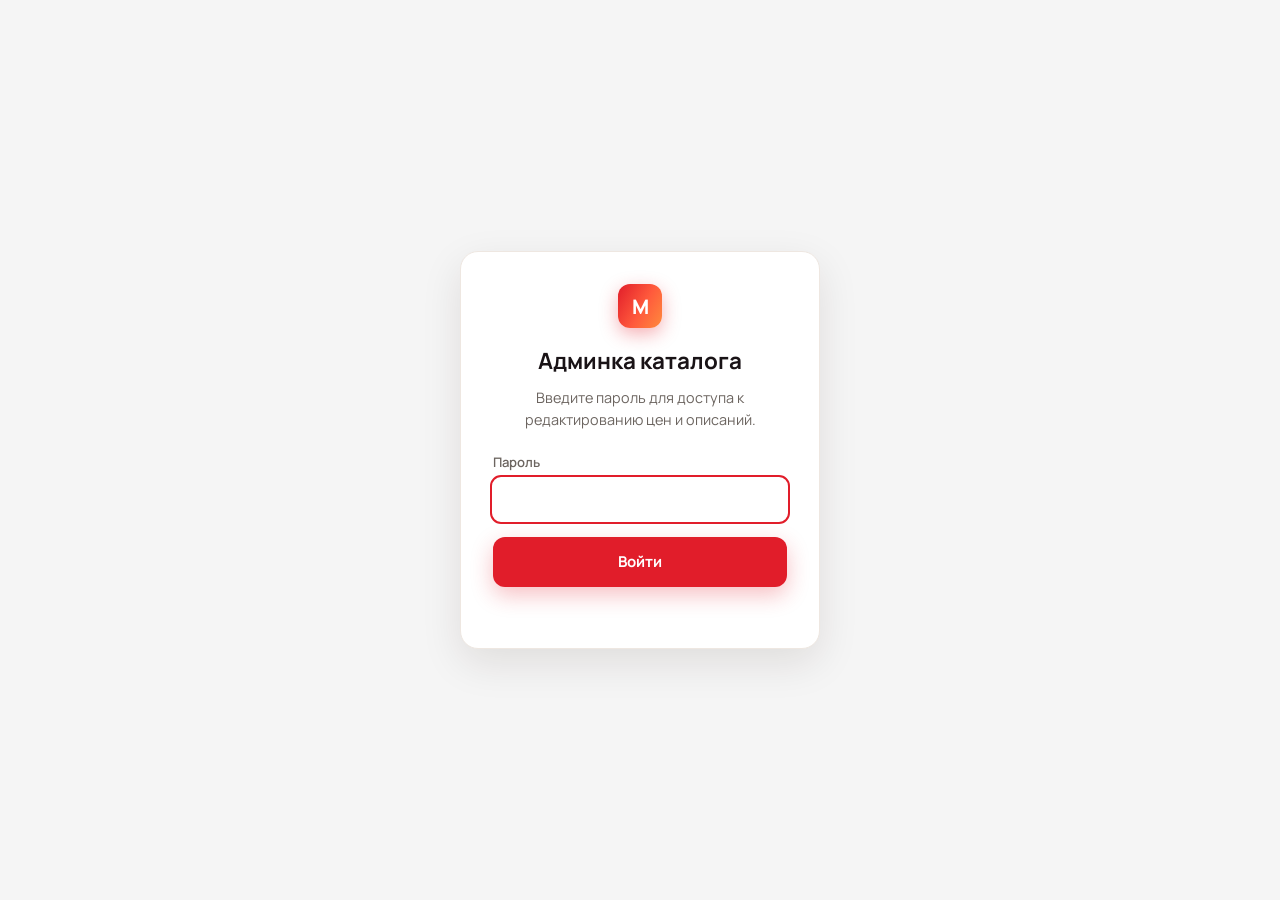
<file: admin.html>
<!DOCTYPE html>
<html lang="ru">
<head>
  <meta charset="UTF-8" />
  <meta name="viewport" content="width=device-width, initial-scale=1" />
  <meta name="robots" content="noindex, nofollow" />
  <title>Milana Group — админка каталога</title>
  <link rel="preconnect" href="https://fonts.googleapis.com" />
  <link rel="preconnect" href="https://fonts.gstatic.com" crossorigin />
  <link href="https://fonts.googleapis.com/css2?family=Manrope:ital,wght@0,400;0,500;0,600;0,700;1,600&display=swap" rel="stylesheet" />
  <link rel="stylesheet" href="css/styles.css?v=8" />
  <link rel="stylesheet" href="css/admin.css" />
  <link rel="icon" type="image/png" sizes="32x32" href="img/favicon-32.png" />
  <link rel="icon" type="image/png" sizes="192x192" href="img/favicon-192.png" />
  <link rel="apple-touch-icon" href="img/apple-touch-icon.png" />
</head>
<body class="admin">
  <!-- Ввод пароля -->
  <div class="admin-gate" id="admin-gate">
    <form class="admin-gate-box" id="admin-gate-form">
      <span class="logo-mark">M</span>
      <h1>Админка каталога</h1>
      <p class="form-hint">Введите пароль для доступа к редактированию цен и описаний.</p>
      <label>
        Пароль
        <input type="password" id="admin-pass" autocomplete="current-password" autofocus />
      </label>
      <button type="submit" class="btn-primary btn-block btn-touch">Войти</button>
      <p class="form-status" id="admin-gate-status" role="status"></p>
    </form>
  </div>

  <!-- Панель -->
  <div class="admin-app" id="admin-app" hidden>
    <header class="admin-header">
      <div class="brand">
        <img class="brand-mark" src="img/logo-mark.png" alt="" onerror="this.remove()" />
        <span class="brand-text">
          <span class="brand-name"><b>MILANA</b> GROUP</span>
          <span class="brand-sub">Админка каталога</span>
        </span>
      </div>
      <div class="admin-header-actions">
        <a class="btn-ghost" href="index.html" target="_blank" rel="noopener">Открыть сайт ↗</a>
        <button type="button" class="btn-ghost" id="admin-logout">Выйти</button>
      </div>
    </header>

    <div class="admin-toolbar">
      <div>
        <h2>Товары каталога</h2>
        <p class="toolbar-hint" id="admin-meta"></p>
      </div>
      <input type="search" id="admin-search" class="admin-search" placeholder="Поиск по названию…" />
    </div>

    <div class="admin-actions-bar">
      <span class="admin-draft-state" id="admin-draft-state"></span>
      <div class="admin-actions-bar-btns">
        <label class="btn-ghost admin-import">
          Загрузить overrides.json
          <input type="file" id="admin-import" accept="application/json,.json" hidden />
        </label>
        <button type="button" class="btn-ghost" id="admin-reset">Сбросить черновик</button>
        <button type="button" class="btn-primary" id="admin-download">Скачать overrides.json</button>
      </div>
    </div>

    <details class="admin-help">
      <summary>Как опубликовать изменения на сайте</summary>
      <ol>
        <li>Отредактируйте цены и описания — они автоматически сохраняются в этом браузере как черновик.</li>
        <li>Нажмите <b>«Скачать overrides.json»</b> — браузер сохранит файл.</li>
        <li>Положите скачанный файл в папку сайта <code>data/overrides.json</code> (заменив старый) на вашем хостинге.</li>
        <li>Обновите сайт — новые цены и описания увидят все посетители.</li>
      </ol>
      <p class="admin-note">Черновик хранится только в этом браузере. Пока вы не скачали файл и не заменили его на хостинге — на «живом» сайте изменения не появятся.</p>
    </details>

    <p class="load-error" id="admin-error" hidden></p>
    <div class="admin-grid" id="admin-grid"></div>
  </div>

  <script src="js/admin.js" type="module"></script>
</body>
</html>
</file>
<file: css/styles.css>
:root {
  --bg: #ffffff;
  --bg-warm: #fbf7f4;
  --bg-tint: #fff4f0;
  --ink: #191316;
  --muted: #6c6560;
  --line: #eee7e1;
  --accent: #e11d2a;
  --accent-hover: #c0121f;
  --accent-2: #ff7a3d;
  --grad: linear-gradient(120deg, #e11d2a 0%, #ff5a3c 55%, #ff8a3d 100%);
  --grad-soft: linear-gradient(120deg, #fff1ec 0%, #ffe9ef 100%);
  --shadow-sm: 0 2px 10px rgba(30, 15, 10, 0.06);
  --shadow: 0 14px 40px rgba(40, 18, 12, 0.10);
  --shadow-lg: 0 30px 70px rgba(40, 18, 12, 0.18);
  --radius: 18px;
  --radius-sm: 12px;
  --font-sans: "Manrope", system-ui, -apple-system, sans-serif;
}

* , *::before, *::after { box-sizing: border-box; }
html { scroll-behavior: smooth; }
body {
  margin: 0;
  min-height: 100vh;
  font-family: var(--font-sans);
  font-size: 15px;
  color: var(--ink);
  background: var(--bg);
  line-height: 1.55;
  -webkit-font-smoothing: antialiased;
}
.grain { display: none; }
img { max-width: 100%; }

/* ---------- Header ---------- */
.site-header {
  position: sticky;
  top: 0;
  z-index: 30;
  display: flex;
  align-items: center;
  justify-content: space-between;
  padding: 0.85rem 4vw;
  background: rgba(255, 255, 255, 0.85);
  backdrop-filter: saturate(180%) blur(14px);
  border-bottom: 1px solid var(--line);
}
/* Логотип: фирменный знак + название */
.brand {
  display: inline-flex;
  flex-direction: row;
  align-items: center;
  gap: 0.6rem;
  text-decoration: none;
  color: inherit;
}
.brand-mark { height: 44px; width: auto; display: block; }
.brand-text { display: flex; flex-direction: column; }
.brand-name {
  font-size: 1.06rem; font-weight: 800; letter-spacing: 0.01em; line-height: 1.1;
  color: var(--ink);
}
.brand-name b { color: var(--accent); font-weight: 800; }
.brand-sub {
  margin-top: 2px;
  font-size: 0.62rem; font-weight: 600;
  letter-spacing: 0.16em; text-transform: uppercase; color: var(--muted);
}

.logo { display: flex; align-items: center; gap: 0.7rem; }
.logo-mark {
  width: 44px; height: 44px;
  display: grid; place-items: center;
  font-size: 1.25rem; font-weight: 800; color: #fff;
  background: var(--grad);
  border-radius: 12px;
  box-shadow: 0 6px 18px rgba(225, 29, 42, 0.35);
}
.logo strong { display: block; font-size: 1.02rem; letter-spacing: -0.01em; }
.logo-sub {
  font-size: 0.72rem; color: var(--muted);
  text-transform: uppercase; letter-spacing: 0.14em;
}
.nav-actions { display: flex; align-items: center; gap: 0.5rem; }
.btn-ghost {
  font: inherit; font-weight: 600; border: none; background: transparent;
  color: var(--ink); padding: 0.55rem 0.95rem; border-radius: 10px;
  cursor: pointer; transition: background 0.2s, color 0.2s;
}
.btn-ghost:hover { color: var(--accent); background: var(--bg-tint); }
.btn-cart {
  position: relative; width: 46px; height: 46px;
  border: 1px solid var(--line); border-radius: 14px;
  background: #fff; cursor: pointer; display: grid; place-items: center;
  color: var(--ink); transition: box-shadow 0.2s, transform 0.15s, border-color 0.2s;
}
.btn-cart:hover { box-shadow: var(--shadow-sm); transform: translateY(-1px); border-color: var(--accent); color: var(--accent); }
.cart-badge {
  position: absolute; top: -5px; right: -5px;
  min-width: 20px; height: 20px; padding: 0 5px;
  font-size: 11px; font-weight: 800; line-height: 20px; text-align: center;
  color: #fff; background: var(--grad); border-radius: 999px;
  box-shadow: 0 3px 8px rgba(225, 29, 42, 0.4);
}

/* ---------- Hero ---------- */
/* Главный блок: светлый, с фото товара — без «красного квадрата» */
.hero {
  position: relative;
  margin: 1.25rem 4vw 0;
  padding: clamp(1.75rem, 4vw, 3.25rem) clamp(1.5rem, 4vw, 3.25rem);
  border-radius: 28px;
  background: var(--bg-warm);
  border: 1px solid var(--line);
  color: var(--ink);
  display: grid;
  gap: 2rem;
  align-items: center;
  overflow: hidden;
}
@media (min-width: 900px) {
  .hero { grid-template-columns: 1.05fr 1fr; gap: 3rem; }
}
.hero-inner { max-width: 620px; }
.hero-eyebrow {
  margin: 0 0 0.85rem; font-size: 0.72rem; font-weight: 800;
  text-transform: uppercase; letter-spacing: 0.17em; color: var(--accent);
}
.hero h1 {
  margin: 0 0 0.9rem;
  font-size: clamp(1.9rem, 4vw, 2.9rem);
  font-weight: 800; line-height: 1.08; letter-spacing: -0.03em;
}
.hero-accent {
  background: var(--grad);
  -webkit-background-clip: text; background-clip: text;
  -webkit-text-fill-color: transparent; color: var(--accent);
}
.hero-sub {
  margin: 0 0 1.6rem; max-width: 46ch;
  font-size: clamp(0.95rem, 1.4vw, 1.05rem); color: var(--muted);
}
.hero-cta { display: flex; flex-wrap: wrap; gap: 0.65rem; margin-bottom: 1.75rem; }
.hero-sub b { color: var(--ink); font-weight: 800; }

/* Плитки категорий — кликабельные, ведут в отфильтрованный каталог */
.hero-tiles {
  display: grid;
  grid-template-columns: 1fr 1fr;
  gap: 0.85rem;
}
.hero-tile {
  font: inherit; color: inherit; text-align: left; cursor: pointer;
  display: flex; flex-direction: column;
  min-height: 170px; padding: 0.85rem 0.95rem 0.5rem;
  background: #fff; border: 1px solid var(--line); border-radius: 18px;
  box-shadow: 0 6px 18px rgba(40, 18, 12, 0.05);
  transition: transform 0.2s, box-shadow 0.2s, border-color 0.2s;
  overflow: hidden;
}
.hero-tile:hover {
  transform: translateY(-4px);
  box-shadow: var(--shadow);
  border-color: rgba(225, 29, 42, 0.3);
}
.hero-tile:focus-visible { outline: 3px solid var(--accent); outline-offset: 2px; }
.hero-tile-head b { display: block; font-size: 1rem; font-weight: 800; }
.hero-tile-head span { font-size: 0.78rem; color: var(--muted); }
.hero-tile img {
  width: 100%; margin-top: auto; display: block;
  transition: transform 0.35s ease;
}
.hero-tile:hover img { transform: scale(1.06); }

/* ---------- Buttons ---------- */
.btn-primary {
  font: inherit; font-weight: 700; border: none; border-radius: 12px;
  padding: 0.72rem 1.4rem; background: var(--accent); color: #fff;
  cursor: pointer; transition: transform 0.15s, box-shadow 0.2s, background 0.2s;
  box-shadow: 0 8px 22px rgba(225, 29, 42, 0.28);
}
.btn-primary:hover:not(:disabled) { background: var(--accent-hover); transform: translateY(-2px); box-shadow: 0 12px 28px rgba(225, 29, 42, 0.34); }
.btn-primary:active:not(:disabled) { transform: translateY(0) scale(0.99); }
.btn-primary:disabled { opacity: 0.5; cursor: not-allowed; box-shadow: none; }
.btn-block { width: 100%; }
.btn-lg { padding: 0.95rem 1.75rem; font-size: 1.02rem; border-radius: 14px; }
.btn-outline {
  font: inherit; font-weight: 700; border-radius: 14px;
  padding: 0.95rem 1.75rem; font-size: 1.02rem;
  background: #fff; color: var(--ink);
  border: 1.5px solid var(--line);
  cursor: pointer; text-decoration: none; display: inline-flex; align-items: center;
  transition: border-color 0.2s, color 0.2s, transform 0.15s;
}
.btn-outline:hover { border-color: var(--accent); color: var(--accent); transform: translateY(-2px); }

/* ---------- Main / toolbar ---------- */
main { padding: 2.5rem 4vw 4rem; }
.toolbar { display: flex; align-items: baseline; justify-content: space-between; gap: 0.5rem; margin-bottom: 1.1rem; flex-wrap: wrap; }
.toolbar h2 { margin: 0; font-size: clamp(1.4rem, 2.4vw, 1.9rem); font-weight: 800; letter-spacing: -0.02em; }
.toolbar-hint { margin: 0.2rem 0 0; font-size: 0.9rem; color: var(--muted); }

/* ---------- Filter chips ---------- */
.filter-bar {
  display: flex; flex-wrap: wrap; gap: 0.55rem; margin-bottom: 1.75rem;
}
.chip {
  font: inherit; font-weight: 700; font-size: 0.88rem;
  display: inline-flex; align-items: center; gap: 0.45rem;
  padding: 0.55rem 1rem; border-radius: 999px; cursor: pointer;
  background: #fff; color: var(--ink); border: 1.5px solid var(--line);
  transition: all 0.18s;
}
.chip:hover { border-color: var(--accent); color: var(--accent); }
.chip--active { background: var(--grad); color: #fff; border-color: transparent; box-shadow: 0 8px 20px rgba(225, 29, 42, 0.28); }
.chip-count {
  font-size: 0.72rem; font-weight: 800; line-height: 1;
  padding: 0.2em 0.5em; border-radius: 999px;
  background: var(--bg-tint); color: var(--accent);
}
.chip--active .chip-count { background: rgba(255, 255, 255, 0.28); color: #fff; }

/* ---------- Catalog grid & cards ---------- */
.catalog-grid {
  display: grid;
  grid-template-columns: repeat(auto-fill, minmax(250px, 1fr));
  gap: 1.35rem;
}
.card {
  border-radius: var(--radius);
  background: #fff;
  border: 1px solid var(--line);
  overflow: hidden;
  transition: transform 0.22s ease, box-shadow 0.22s ease, border-color 0.22s ease;
}
.card:hover { transform: translateY(-5px); box-shadow: var(--shadow); border-color: rgba(225, 29, 42, 0.25); }
.card-hit {
  display: block; width: 100%; text-align: left; padding: 0; margin: 0;
  border: none; background: none; font: inherit; color: inherit; cursor: pointer;
}
.card-hit:focus-visible { outline: 3px solid var(--accent); outline-offset: 3px; border-radius: var(--radius); }
.card-image-wrap {
  position: relative;
  aspect-ratio: 4 / 3;
  background: linear-gradient(180deg, #fbfbfc, #f3f0ee);
  display: flex; align-items: center; justify-content: center;
  overflow: hidden;
}
.card-image-wrap img {
  width: 100%; height: 100%; object-fit: contain; object-position: center;
  padding: 0.5rem; transition: transform 0.4s ease;
}
.card:hover .card-image-wrap img { transform: scale(1.05); }
.card-cat {
  position: absolute; top: 0.7rem; left: 0.7rem;
  font-size: 0.68rem; font-weight: 800; letter-spacing: 0.04em;
  text-transform: uppercase; color: var(--accent);
  background: rgba(255, 255, 255, 0.92); backdrop-filter: blur(4px);
  padding: 0.28rem 0.6rem; border-radius: 999px;
  box-shadow: var(--shadow-sm);
}
.card-body { padding: 0.95rem 1.05rem 1.1rem; }
.card-title {
  margin: 0 0 0.7rem; font-size: 1.02rem; font-weight: 700; line-height: 1.25;
  display: -webkit-box; -webkit-line-clamp: 2; -webkit-box-orient: vertical; overflow: hidden;
  min-height: 2.55em;
}
.card-foot { display: flex; align-items: center; justify-content: space-between; gap: 0.5rem; }
.card-price { font-size: 1.15rem; font-weight: 800; color: var(--ink); letter-spacing: -0.02em; }
.card-price--muted { font-size: 0.9rem; font-weight: 700; color: var(--muted); }
.card-more { font-size: 0.8rem; font-weight: 700; color: var(--accent); white-space: nowrap; opacity: 0; transform: translateX(-4px); transition: all 0.2s; }
.card:hover .card-more { opacity: 1; transform: translateX(0); }

.load-error { color: var(--accent); margin-top: 1rem; }

/* ---------- Contact ---------- */
.contact {
  margin-top: 4rem; padding: clamp(1.75rem, 4vw, 3rem);
  border-radius: 26px; background: var(--grad-soft);
  border: 1px solid var(--line);
  display: grid; gap: 1.75rem;
}
@media (min-width: 860px) { .contact { grid-template-columns: 1fr 1fr; align-items: center; gap: 3rem; } }
.contact-text .hero-eyebrow { color: var(--accent); }
.contact-text h2 { margin: 0 0 0.75rem; font-size: clamp(1.5rem, 3vw, 2.1rem); font-weight: 800; letter-spacing: -0.02em; line-height: 1.15; }
.contact-lead { margin: 0; color: var(--muted); font-size: 1rem; max-width: 40ch; }
.contact-form { background: #fff; padding: 1.6rem; border-radius: 20px; box-shadow: var(--shadow); }
.contact-form label:last-of-type { margin-bottom: 1.25rem; }

/* ---------- Footer ---------- */
.site-footer {
  padding: 2.5rem 4vw; margin-top: 1rem;
  border-top: 1px solid var(--line);
  display: flex; flex-wrap: wrap; gap: 1rem; justify-content: space-between;
  font-size: 0.85rem; color: var(--muted);
}

/* ---------- Modals ---------- */
dialog.modal, dialog.drawer {
  border: none; padding: 0; background: transparent;
  max-width: 100vw; max-height: 100vh;
}
dialog::backdrop { background: rgba(25, 15, 12, 0.5); backdrop-filter: blur(5px); }
.modal-inner {
  background: #fff; border-radius: 24px; padding: 1.75rem;
  max-width: min(1040px, 96vw); max-height: 90vh; overflow: auto;
  box-shadow: var(--shadow-lg); position: relative; border: 1px solid var(--line);
}
.modal-narrow .modal-inner { max-width: min(440px, 94vw); }
.modal-close {
  position: absolute; top: 0.9rem; right: 0.9rem; width: 40px; height: 40px;
  border: none; border-radius: 12px; background: var(--bg-warm);
  font-size: 1.5rem; line-height: 1; cursor: pointer; color: var(--ink);
  transition: background 0.2s, color 0.2s; z-index: 2;
}
.modal-close:hover { background: var(--accent); color: #fff; }
.modal-product-layout { display: grid; gap: 1.75rem; }
@media (min-width: 900px) { .modal-product-layout { grid-template-columns: 1.05fr 1fr; align-items: start; } }
.modal-product-visual {
  border-radius: 18px; overflow: hidden;
  background: linear-gradient(180deg, #fbfbfc, #f3f0ee); border: 1px solid var(--line);
  display: flex; align-items: center; justify-content: center;
}
.modal-product-visual img { width: 100%; display: block; max-height: min(52vh, 440px); object-fit: contain; padding: 0.75rem; }
.modal-category {
  margin: 0 0 0.5rem; font-size: 0.72rem; text-transform: uppercase;
  letter-spacing: 0.12em; color: var(--accent); font-weight: 800;
}
.modal-product-info h2 {
  margin: 0 0 0.9rem; padding-bottom: 0.6rem;
  border-bottom: 3px solid; border-image: var(--grad) 1;
  font-size: clamp(1.35rem, 3vw, 1.7rem); font-weight: 800; line-height: 1.15;
}
.modal-short { margin: 0 0 0.85rem; font-weight: 600; color: var(--ink); }
.modal-desc { margin: 0 0 1.1rem; color: var(--muted); font-size: 0.95rem; }
.specs { margin: 0 0 1.35rem; display: grid; gap: 0; }
.specs div {
  display: grid; grid-template-columns: 1fr 1.2fr; gap: 0.5rem;
  font-size: 0.9rem; padding: 0.6rem 0; border-bottom: 1px solid var(--line);
}
.specs dt { margin: 0; color: var(--muted); font-weight: 600; }
.specs dd { margin: 0; font-weight: 600; }
.modal-price { margin: 0 0 1.1rem; font-size: 1.85rem; font-weight: 800; color: var(--ink); letter-spacing: -0.02em; }
.modal-price--muted { font-size: 1.1rem; color: var(--muted); }
.modal-actions { display: flex; flex-wrap: wrap; gap: 0.5rem; }
.modal-actions .btn-primary { padding: 0.9rem 2rem; font-size: 1.02rem; }

/* ---------- Cart drawer ---------- */
.drawer .drawer-panel {
  margin-left: auto; width: min(420px, 100vw);
  min-height: 100vh; max-height: 100vh; background: #fff;
  box-shadow: -20px 0 60px rgba(30, 15, 10, 0.18);
  display: flex; flex-direction: column; animation: slideIn 0.3s ease;
}
@keyframes slideIn { from { transform: translateX(100%); } to { transform: translateX(0); } }
.drawer-head { display: flex; align-items: center; justify-content: space-between; padding: 1.25rem 1.35rem 0.75rem; border-bottom: 1px solid var(--line); }
.drawer-head h2 { margin: 0; font-size: 1.5rem; font-weight: 800; }
.drawer-body { flex: 1; overflow: auto; padding: 1rem 1.35rem; }
.drawer-foot { padding: 1.1rem 1.35rem 1.6rem; border-top: 1px solid var(--line); background: var(--bg-warm); }
.cart-list { list-style: none; margin: 0; padding: 0; display: flex; flex-direction: column; gap: 0.5rem; }
.cart-item { display: grid; grid-template-columns: 60px 1fr auto; gap: 0.7rem; align-items: center; padding: 0.6rem 0; border-bottom: 1px solid var(--line); }
.cart-item img { width: 60px; height: 60px; object-fit: cover; border-radius: 12px; background: var(--bg-warm); }
.cart-item-title { font-weight: 700; font-size: 0.9rem; }
.cart-item-meta { font-size: 0.8rem; color: var(--muted); }
.cart-item-remove { border: none; background: transparent; color: var(--muted); cursor: pointer; font-size: 0.78rem; text-decoration: underline; }
.cart-item-remove:hover { color: var(--accent); }
.cart-empty { margin: 2.5rem 0; text-align: center; color: var(--muted); font-size: 0.92rem; }
.cart-summary { margin: 0 0 0.85rem; font-size: 1rem; font-weight: 700; color: var(--ink); min-height: 1.3em; }

/* ---------- Forms ---------- */
.modal-narrow h2 { margin: 0 0 0.5rem; font-size: 1.6rem; font-weight: 800; }
.form-hint { margin: 0 0 1.25rem; font-size: 0.9rem; color: var(--muted); }
.order-form label { display: block; margin-bottom: 1rem; font-size: 0.8rem; font-weight: 700; color: var(--muted); }
.order-form input, .order-form textarea {
  display: block; width: 100%; margin-top: 0.4rem; padding: 0.75rem 0.85rem;
  font: inherit; font-weight: 500; color: var(--ink);
  border: 1.5px solid var(--line); border-radius: 12px; background: #fff;
  transition: border-color 0.2s, box-shadow 0.2s;
}
.order-form input:focus, .order-form textarea:focus {
  outline: none; border-color: var(--accent); box-shadow: 0 0 0 3px rgba(225, 29, 42, 0.14);
}
.optional { font-weight: 400; color: var(--muted); }
.form-status { margin: 0.75rem 0 0; font-size: 0.88rem; font-weight: 600; min-height: 1.2em; }
.form-status.ok { color: #1f9254; }
.form-status.err { color: var(--accent); }
.btn-touch { min-height: 50px; }
.btn-touch-min { min-height: 44px; min-width: 44px; padding: 0.5rem 0.7rem; display: inline-flex; align-items: center; justify-content: center; }

.order-success-panel { text-align: center; padding: 0.5rem 0; }
.order-success-panel[hidden] { display: none !important; }
.order-success-icon {
  width: 64px; height: 64px; margin: 0 auto 1.1rem; border-radius: 50%;
  background: var(--grad); color: #fff; font-size: 2rem; font-weight: 800;
  display: grid; place-items: center; line-height: 1;
  box-shadow: 0 10px 26px rgba(225, 29, 42, 0.35);
}
.order-success-title { margin: 0 0 0.65rem; font-size: 1.4rem; font-weight: 800; }
.order-success-text { margin: 0 0 1.4rem; font-size: 0.95rem; color: var(--muted); line-height: 1.55; }

.sr-only { position: absolute; width: 1px; height: 1px; padding: 0; margin: -1px; overflow: hidden; clip: rect(0,0,0,0); white-space: nowrap; border: 0; }

/* ---------- Responsive ---------- */
@media (max-width: 640px) {
  .site-header { padding: 0.7rem max(1rem, env(safe-area-inset-left)) 0.7rem max(1rem, env(safe-area-inset-right)); }
  .logo-sub { display: none; }
  .nav-actions .btn-ghost { display: none; }
  .hero { margin: 0.75rem 1rem 0; border-radius: 22px; }
  main { padding: 2rem max(1rem, env(safe-area-inset-left)) 3rem max(1rem, env(safe-area-inset-right)); }
  .catalog-grid { grid-template-columns: repeat(2, 1fr); gap: 0.85rem; }
  .card-body { padding: 0.7rem 0.75rem 0.85rem; }
  .card-title { font-size: 0.9rem; min-height: 2.4em; }
  .card-price { font-size: 1rem; }
  .card-more { display: none; }
  .card-cat { font-size: 0.6rem; padding: 0.22rem 0.5rem; }
  .filter-bar { flex-wrap: nowrap; overflow-x: auto; padding-bottom: 0.4rem; -webkit-overflow-scrolling: touch; scrollbar-width: none; }
  .filter-bar::-webkit-scrollbar { display: none; }
  .chip { white-space: nowrap; flex: 0 0 auto; }
  .modal-inner { padding: 1.25rem; border-radius: 20px; max-height: min(92dvh, calc(100vh - env(safe-area-inset-top) - env(safe-area-inset-bottom))); }
  .modal-close { width: 44px; height: 44px; }
  .order-form input, .order-form textarea { font-size: 16px; }
  .specs div { grid-template-columns: 1fr; gap: 0.15rem; }
  .drawer .drawer-panel { min-height: 100dvh; max-height: 100dvh; }
  .footer, .site-footer { padding: 2rem max(1rem, env(safe-area-inset-left)); }
  .hero-cta { flex-direction: column; }
  .hero-cta .btn-primary, .hero-cta .btn-outline { width: 100%; justify-content: center; text-align: center; }
}

@media (max-width: 330px) {
  .catalog-grid { grid-template-columns: 1fr; }
}


/* Логотип в правом верхнем углу (появляется, когда есть img/logo.png) */
.logo-corner { height: 42px; width: auto; display: block; margin-left: 0.35rem; }
@media (max-width: 720px) { .logo-corner { display: none; } }

@media (max-width: 640px) {
  .brand-mark { height: 36px; }
  .brand-name { font-size: 0.95rem; }
  .brand-sub { font-size: 0.55rem; letter-spacing: 0.12em; }
}
</file>
<file: css/admin.css>
/* Стили админ-панели Milana Group */

.admin {
  background: #f5f5f5;
}

/* Экран ввода пароля */
.admin-gate {
  min-height: 100vh;
  display: grid;
  place-items: center;
  padding: 1.5rem;
}

.admin-gate[hidden] {
  display: none;
}

.admin-gate-box {
  width: min(360px, 100%);
  background: #fff;
  border: 1px solid var(--line);
  border-radius: var(--radius);
  box-shadow: var(--shadow);
  padding: 2rem;
  text-align: center;
}

.admin-gate-box .logo-mark {
  margin: 0 auto 1rem;
}

.admin-gate-box h1 {
  margin: 0 0 0.5rem;
  font-size: 1.4rem;
  font-weight: 700;
}

.admin-gate-box label {
  display: block;
  text-align: left;
  margin: 1rem 0;
  font-size: 0.82rem;
  font-weight: 600;
  color: var(--muted);
}

.admin-gate-box input {
  display: block;
  width: 100%;
  margin-top: 0.35rem;
  padding: 0.65rem 0.75rem;
  font: inherit;
  border: 1px solid var(--line);
  border-radius: 8px;
}

.admin-gate-box input:focus {
  outline: 2px solid var(--accent);
  outline-offset: 1px;
  border-color: transparent;
}

/* Панель */
.admin-app[hidden] {
  display: none;
}

.admin-header {
  position: sticky;
  top: 0;
  z-index: 10;
  display: flex;
  align-items: center;
  justify-content: space-between;
  padding: 0.85rem 4vw;
  background: rgba(255, 255, 255, 0.95);
  backdrop-filter: blur(10px);
  border-bottom: 1px solid var(--line);
}

.admin-header-actions {
  display: flex;
  gap: 0.5rem;
  align-items: center;
}

.admin-toolbar {
  display: flex;
  flex-wrap: wrap;
  align-items: flex-end;
  justify-content: space-between;
  gap: 1rem;
  padding: 1.5rem 4vw 0.5rem;
}

.admin-toolbar h2 {
  margin: 0;
  font-size: 1.35rem;
  font-weight: 700;
}

.admin-search {
  font: inherit;
  padding: 0.6rem 0.85rem;
  border: 1px solid var(--line);
  border-radius: 8px;
  background: #fff;
  min-width: min(280px, 60vw);
}

.admin-search:focus {
  outline: 2px solid var(--accent);
  outline-offset: 1px;
  border-color: transparent;
}

.admin-actions-bar {
  display: flex;
  flex-wrap: wrap;
  align-items: center;
  justify-content: space-between;
  gap: 0.75rem;
  padding: 0.75rem 4vw;
  position: sticky;
  top: 63px;
  z-index: 9;
  background: #f5f5f5;
  border-bottom: 1px solid var(--line);
}

.admin-actions-bar-btns {
  display: flex;
  flex-wrap: wrap;
  gap: 0.5rem;
  align-items: center;
}

.admin-actions-bar .btn-ghost {
  border: 1px solid var(--line);
  background: #fff;
}

.admin-import {
  cursor: pointer;
}

.admin-draft-state {
  font-size: 0.85rem;
  color: var(--muted);
}

.admin-dirty {
  color: var(--accent);
  font-weight: 700;
}

.admin-clean {
  color: #2d6a4f;
  font-weight: 600;
}

.admin-help {
  margin: 1rem 4vw 0;
  padding: 0.85rem 1.1rem;
  background: #fff;
  border: 1px solid var(--line);
  border-radius: var(--radius);
  font-size: 0.9rem;
}

.admin-help summary {
  cursor: pointer;
  font-weight: 600;
}

.admin-help ol {
  margin: 0.75rem 0 0.5rem;
  padding-left: 1.25rem;
}

.admin-help li {
  margin-bottom: 0.35rem;
}

.admin-help code {
  background: #f0f0f0;
  padding: 0.1rem 0.35rem;
  border-radius: 4px;
  font-size: 0.85em;
}

.admin-note {
  margin: 0.5rem 0 0;
  color: var(--muted);
  font-size: 0.85rem;
}

/* Сетка карточек */
.admin-grid {
  display: grid;
  grid-template-columns: repeat(auto-fill, minmax(340px, 1fr));
  gap: 1rem;
  padding: 1.25rem 4vw 4rem;
}

.admin-card {
  display: grid;
  grid-template-columns: 96px 1fr;
  gap: 0.85rem;
  background: #fff;
  border: 1px solid var(--line);
  border-radius: var(--radius);
  padding: 0.85rem;
}

.admin-card[hidden] {
  display: none;
}

.admin-card-img {
  width: 96px;
  height: 96px;
  object-fit: contain;
  background: #fafafa;
  border-radius: 6px;
  border: 1px solid var(--line);
}

.admin-card-main {
  min-width: 0;
}

.admin-card-head {
  margin-bottom: 0.5rem;
}

.admin-card-head h3 {
  margin: 0;
  font-size: 0.98rem;
  font-weight: 700;
  line-height: 1.25;
}

.admin-card-cat {
  font-size: 0.72rem;
  color: var(--muted);
  text-transform: uppercase;
  letter-spacing: 0.06em;
}

.admin-field {
  margin-top: 0.5rem;
}

.admin-field label {
  display: block;
  font-size: 0.72rem;
  font-weight: 600;
  color: var(--muted);
  margin-bottom: 0.2rem;
}

.admin-field input,
.admin-field textarea {
  width: 100%;
  font: inherit;
  padding: 0.5rem 0.6rem;
  border: 1px solid var(--line);
  border-radius: 6px;
  background: #fff;
  resize: vertical;
}

.admin-field input:focus,
.admin-field textarea:focus {
  outline: 2px solid var(--accent);
  outline-offset: 1px;
  border-color: transparent;
}

.admin-field-price {
  display: grid;
  grid-template-columns: 1fr auto;
  grid-template-areas: "label label" "input preview";
  align-items: center;
  gap: 0.2rem 0.6rem;
}

.admin-field-price label {
  grid-area: label;
}

.admin-field-price input {
  grid-area: input;
}

.admin-price-preview {
  grid-area: preview;
  font-size: 0.85rem;
  font-weight: 700;
  color: var(--ink);
  white-space: nowrap;
}

@media (max-width: 640px) {
  .admin-header,
  .admin-toolbar,
  .admin-actions-bar,
  .admin-help,
  .admin-grid {
    padding-left: 1rem;
    padding-right: 1rem;
  }
  .admin-grid {
    grid-template-columns: 1fr;
  }
  .admin-actions-bar {
    top: 59px;
  }
}
</file>
